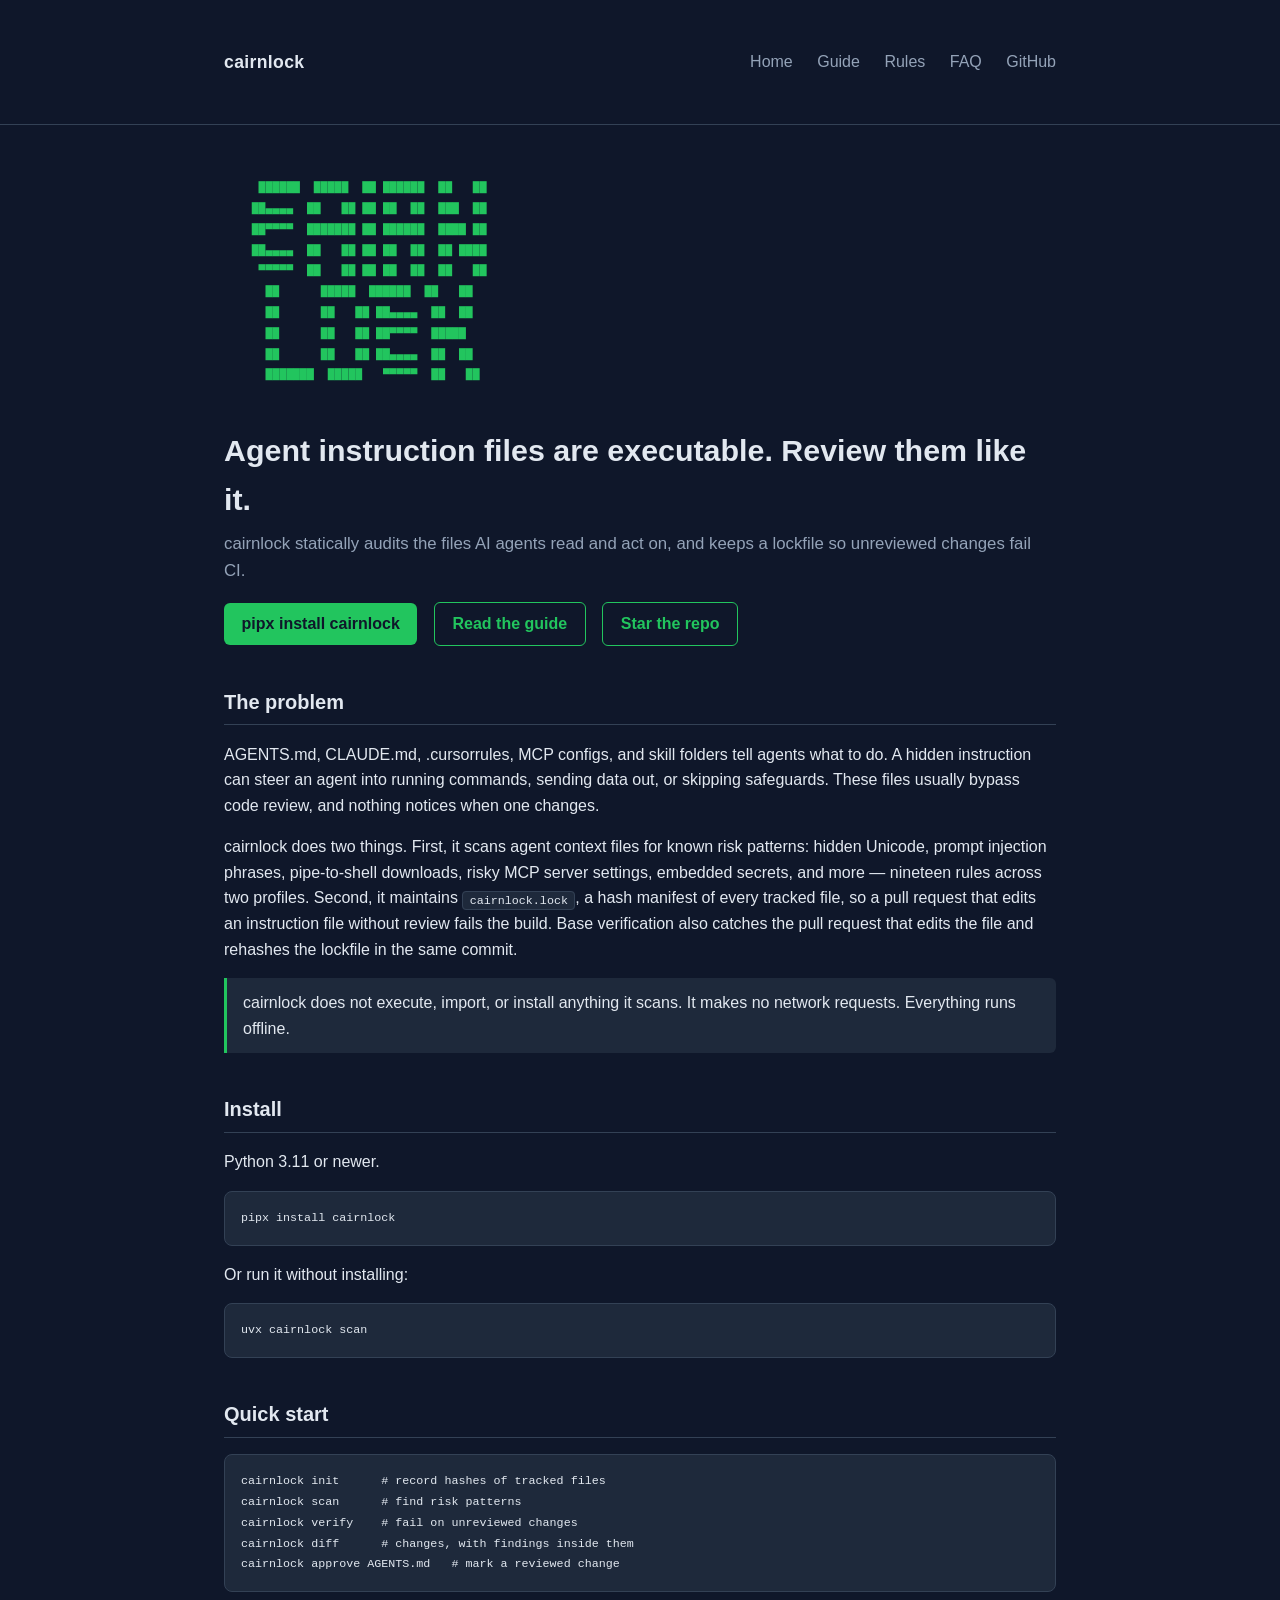
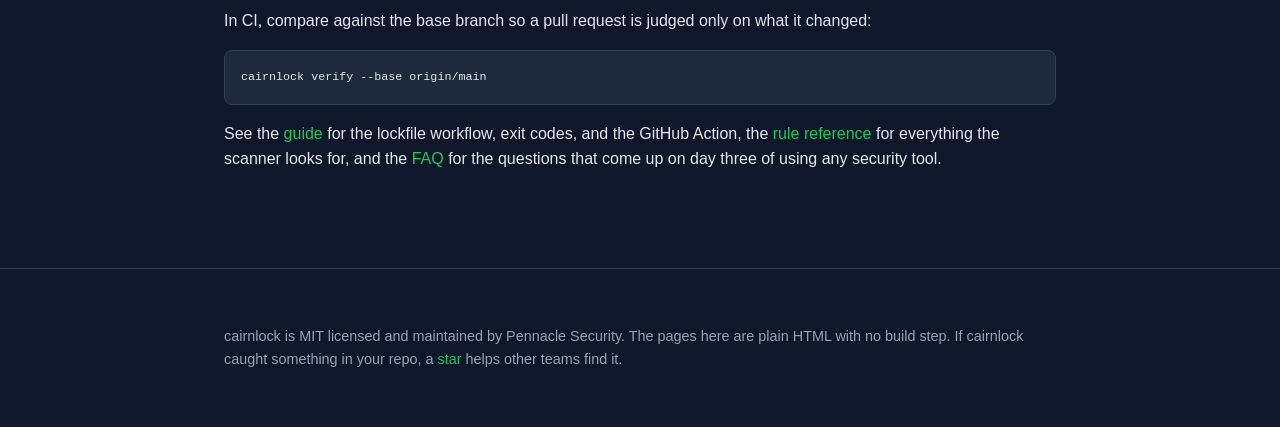
<file: docs/index.html>
<!DOCTYPE html>
<html lang="en">
<head>
<meta charset="UTF-8">
<meta name="viewport" content="width=device-width, initial-scale=1.0">
<title>cairnlock — static analyzer and lockfile for AI-agent context files</title>
<link rel="stylesheet" href="styles.css">
<meta name="description" content="Scan AGENTS.md, CLAUDE.md, MCP configs, and skill folders for prompt injection, hidden Unicode, and risky settings — and keep a lockfile so unreviewed changes fail CI. Offline, MIT, pipx install cairnlock.">
<meta property="og:title" content="cairnlock — static analyzer and lockfile for AI-agent context files">
<meta property="og:description" content="Scan AGENTS.md, CLAUDE.md, MCP configs, and skill folders for prompt injection, hidden Unicode, and risky settings — and keep a lockfile so unreviewed changes fail CI. Offline, MIT, pipx install cairnlock.">
<meta property="og:type" content="website">
<meta property="og:url" content="https://pennacle-security.github.io/cairnlock/index.html">
<meta name="twitter:card" content="summary">
<meta name="twitter:title" content="cairnlock — static analyzer and lockfile for AI-agent context files">
<meta name="twitter:description" content="Scan AGENTS.md, CLAUDE.md, MCP configs, and skill folders for prompt injection, hidden Unicode, and risky settings — and keep a lockfile so unreviewed changes fail CI. Offline, MIT, pipx install cairnlock.">
</head>
<body>
<header>
  <div class="wrap">
    <span class="brand">cairnlock</span>
    <nav>
      <a href="index.html">Home</a>
      <a href="guide.html">Guide</a>
      <a href="rules.html">Rules</a>
      <a href="faq.html">FAQ</a>
      <a href="https://github.com/pennacle-security/cairnlock">GitHub</a>
    </nav>
  </div>
</header>

<div class="wrap">
  <pre class="ascii"><code>     ██████  █████  ██ ██████  ██   ██
    ██▄▄▄▄  ██   ██ ██ ██  ██  ███  ██
    ██▀▀▀▀  ███████ ██ ██████  ████ ██
    ██▄▄▄▄  ██   ██ ██ ██  ██  ██ ████
     ▀▀▀▀▀  ██   ██ ██ ██  ██  ██   ██
      ██      █████  ██████  ██   ██
      ██      ██   ██ ██▄▄▄▄  ██  ██
      ██      ██   ██ ██▀▀▀▀  █████
      ██      ██   ██ ██▄▄▄▄  ██  ██
      ███████  █████   ▀▀▀▀▀  ██   ██</code></pre>

  <h1>Agent instruction files are executable. Review them like it.</h1>
  <p class="lede">cairnlock statically audits the files AI agents read and act
  on, and keeps a lockfile so unreviewed changes fail CI.</p>

  <p>
    <a class="cta" href="https://pypi.org/project/cairnlock/">pipx install cairnlock</a>
    <a class="cta ghost" href="guide.html">Read the guide</a>
    <a class="cta ghost" href="https://github.com/pennacle-security/cairnlock/stargazers">Star the repo</a>
  </p>

  <h2>The problem</h2>
  <p>AGENTS.md, CLAUDE.md, .cursorrules, MCP configs, and skill folders tell
  agents what to do. A hidden instruction can steer an agent into running
  commands, sending data out, or skipping safeguards. These files usually
  bypass code review, and nothing notices when one changes.</p>
  <p>cairnlock does two things. First, it scans agent context files for known
  risk patterns: hidden Unicode, prompt injection phrases, pipe-to-shell
  downloads, risky MCP server settings, embedded secrets, and more — nineteen
  rules across two profiles. Second, it maintains <code>cairnlock.lock</code>,
  a hash manifest of every tracked file, so a pull request that edits an
  instruction file without review fails the build. Base verification also
  catches the pull request that edits the file and rehashes the lockfile in
  the same commit.</p>

  <div class="note">
    cairnlock does not execute, import, or install anything it scans. It makes
    no network requests. Everything runs offline.
  </div>

  <h2>Install</h2>
  <p>Python 3.11 or newer.</p>
  <pre><code>pipx install cairnlock</code></pre>
  <p>Or run it without installing:</p>
  <pre><code>uvx cairnlock scan</code></pre>

  <h2>Quick start</h2>
  <pre><code>cairnlock init      # record hashes of tracked files
cairnlock scan      # find risk patterns
cairnlock verify    # fail on unreviewed changes
cairnlock diff      # changes, with findings inside them
cairnlock approve AGENTS.md   # mark a reviewed change</code></pre>

  <p>In CI, compare against the base branch so a pull request is judged only
  on what it changed:</p>
  <pre><code>cairnlock verify --base origin/main</code></pre>
  <p>See the <a href="guide.html">guide</a> for the lockfile workflow, exit
  codes, and the GitHub Action, the <a href="rules.html">rule
  reference</a> for everything the scanner looks for, and the
  <a href="faq.html">FAQ</a> for the questions that come up on day three of
  using any security tool.</p>
</div>

<footer>
  <div class="wrap">
    cairnlock is MIT licensed and maintained by Pennacle Security.
    The pages here are plain HTML with no build step.
    If cairnlock caught something in your repo, a
    <a href="https://github.com/pennacle-security/cairnlock/stargazers">star</a>
    helps other teams find it.
  </div>
</footer>
</body>
</html>
</file>
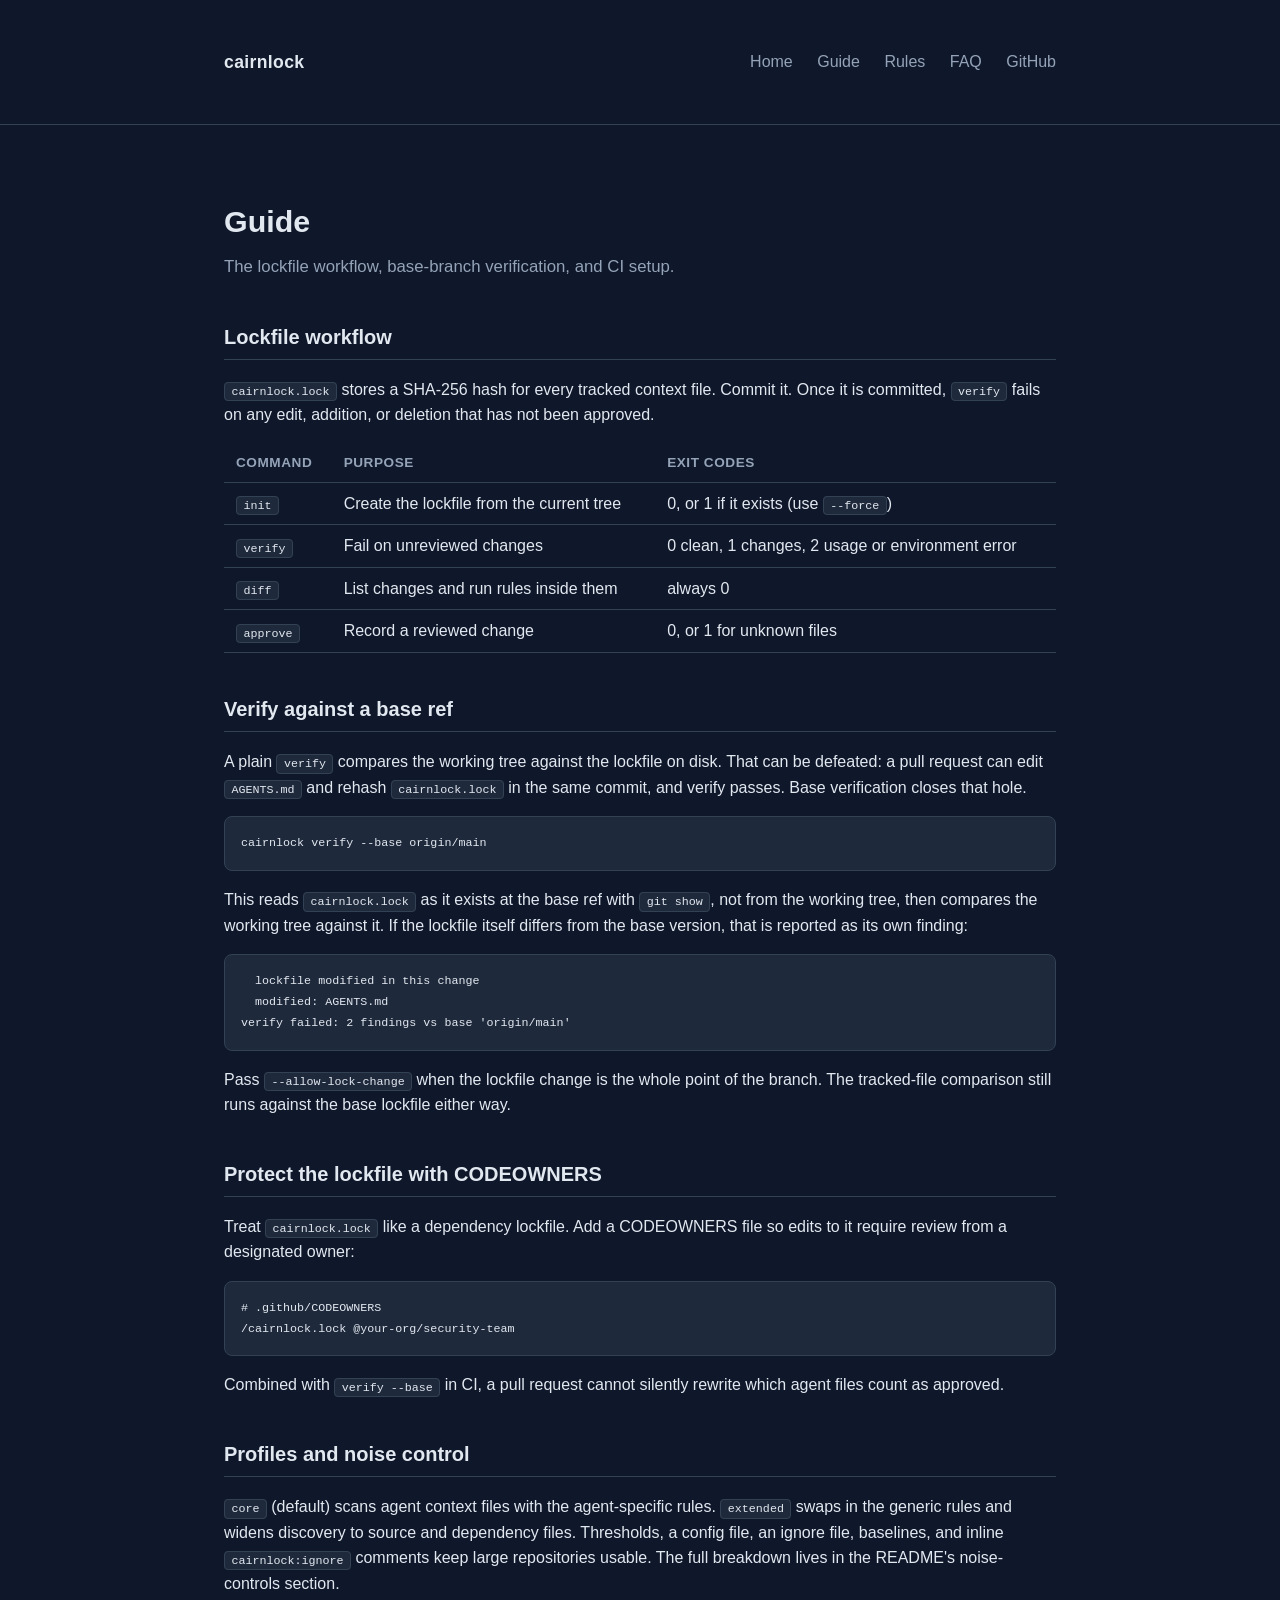
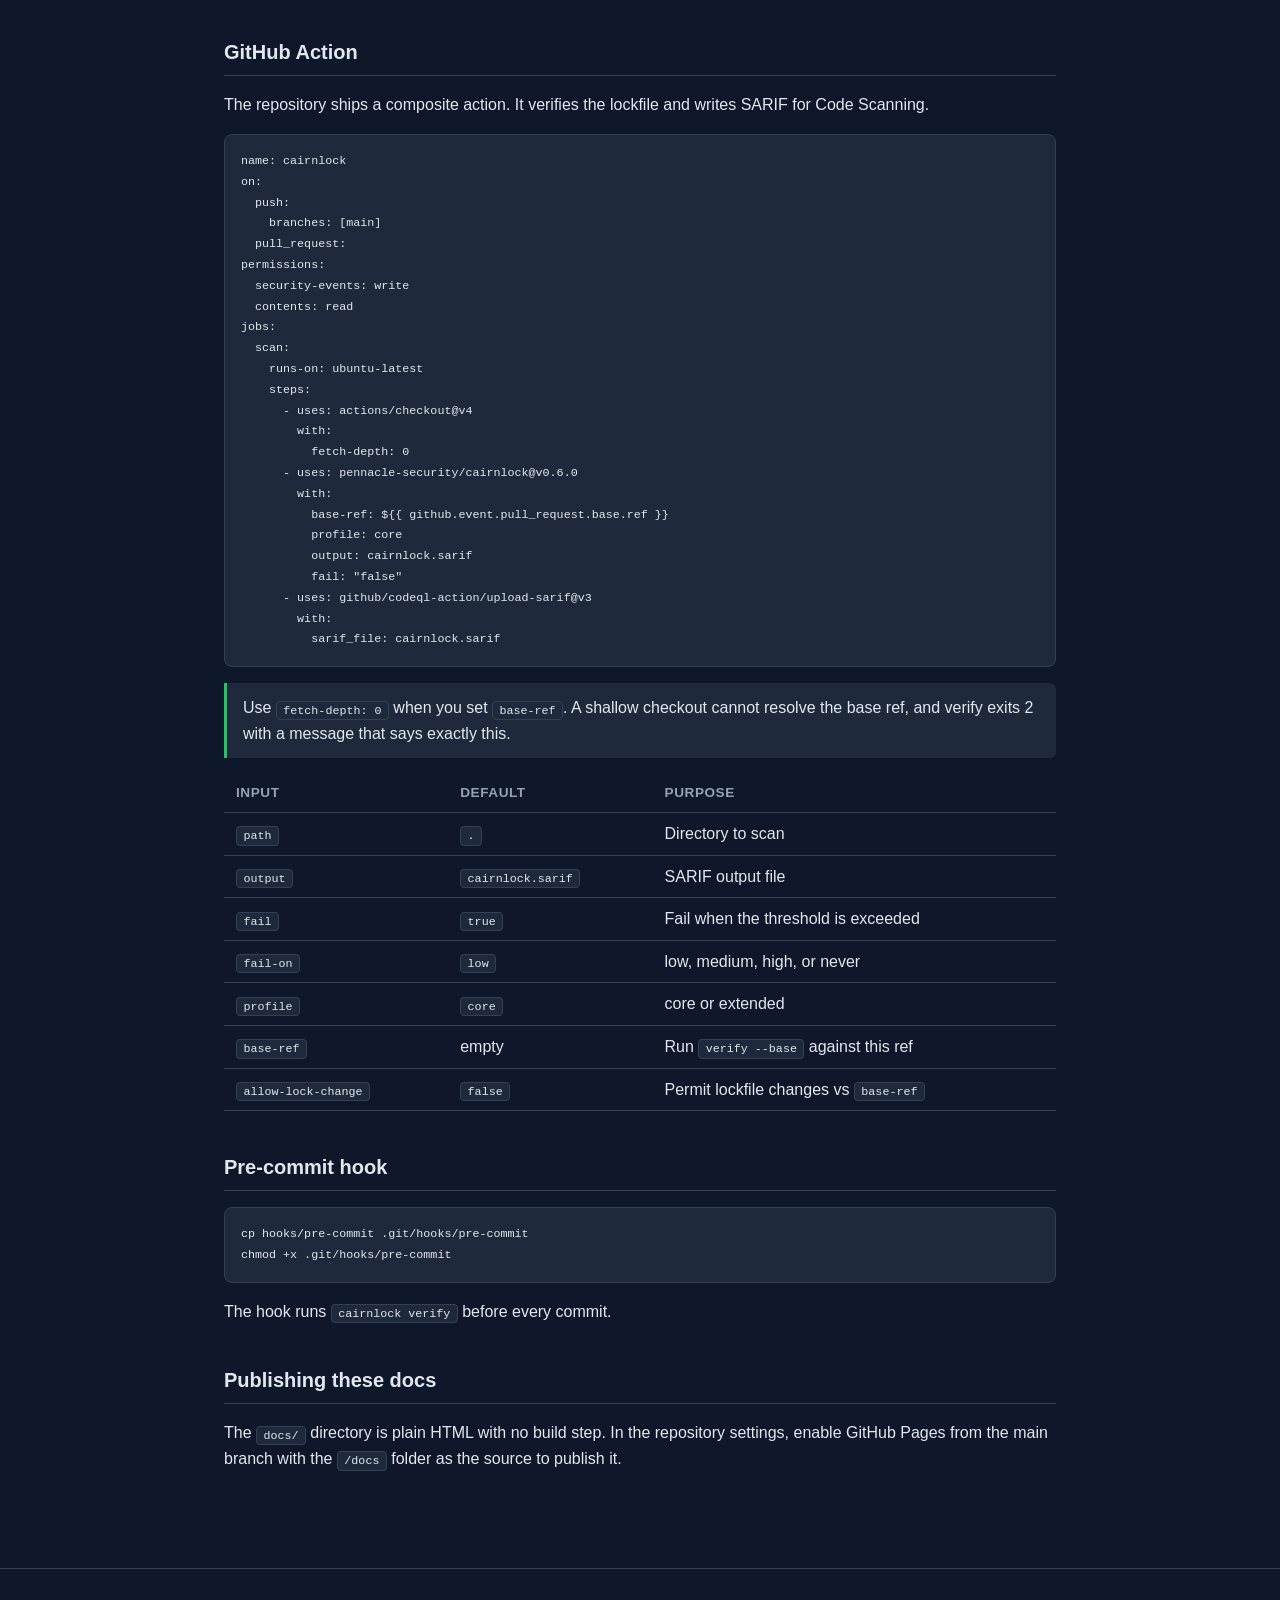
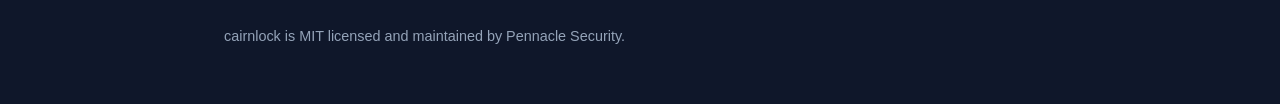
<file: docs/guide.html>
<!DOCTYPE html>
<html lang="en">
<head>
<meta charset="UTF-8">
<meta name="viewport" content="width=device-width, initial-scale=1.0">
<title>cairnlock — guide</title>
<link rel="stylesheet" href="styles.css">
<meta name="description" content="The cairnlock lockfile workflow, base-branch verification, CODEOWNERS protection, and the GitHub Action with SARIF upload.">
<meta property="og:title" content="cairnlock — guide">
<meta property="og:description" content="The cairnlock lockfile workflow, base-branch verification, CODEOWNERS protection, and the GitHub Action with SARIF upload.">
<meta property="og:type" content="website">
<meta property="og:url" content="https://pennacle-security.github.io/cairnlock/guide.html">
<meta name="twitter:card" content="summary">
<meta name="twitter:title" content="cairnlock — guide">
<meta name="twitter:description" content="The cairnlock lockfile workflow, base-branch verification, CODEOWNERS protection, and the GitHub Action with SARIF upload.">
</head>
<body>
<header>
  <div class="wrap">
    <span class="brand">cairnlock</span>
    <nav>
      <a href="index.html">Home</a>
      <a href="guide.html">Guide</a>
      <a href="rules.html">Rules</a>
      <a href="faq.html">FAQ</a>
      <a href="https://github.com/pennacle-security/cairnlock">GitHub</a>
    </nav>
  </div>
</header>

<div class="wrap">
  <h1>Guide</h1>
  <p class="lede">The lockfile workflow, base-branch verification, and CI setup.</p>

  <h2>Lockfile workflow</h2>
  <p><code>cairnlock.lock</code> stores a SHA-256 hash for every tracked
  context file. Commit it. Once it is committed, <code>verify</code> fails on
  any edit, addition, or deletion that has not been approved.</p>
  <table>
    <tr><th>Command</th><th>Purpose</th><th>Exit codes</th></tr>
    <tr><td><code>init</code></td><td>Create the lockfile from the current tree</td><td>0, or 1 if it exists (use <code>--force</code>)</td></tr>
    <tr><td><code>verify</code></td><td>Fail on unreviewed changes</td><td>0 clean, 1 changes, 2 usage or environment error</td></tr>
    <tr><td><code>diff</code></td><td>List changes and run rules inside them</td><td>always 0</td></tr>
    <tr><td><code>approve <file></code></td><td>Record a reviewed change</td><td>0, or 1 for unknown files</td></tr>
  </table>

  <h2>Verify against a base ref</h2>
  <p>A plain <code>verify</code> compares the working tree against the
  lockfile on disk. That can be defeated: a pull request can edit
  <code>AGENTS.md</code> and rehash <code>cairnlock.lock</code> in the same
  commit, and verify passes. Base verification closes that hole.</p>
  <pre><code>cairnlock verify --base origin/main</code></pre>
  <p>This reads <code>cairnlock.lock</code> as it exists at the base ref with
  <code>git show</code>, not from the working tree, then compares the working
  tree against it. If the lockfile itself differs from the base version, that
  is reported as its own finding:</p>
  <pre><code>  lockfile modified in this change
  modified: AGENTS.md
verify failed: 2 findings vs base 'origin/main'</code></pre>
  <p>Pass <code>--allow-lock-change</code> when the lockfile change is the
  whole point of the branch. The tracked-file comparison still runs against
  the base lockfile either way.</p>

  <h2>Protect the lockfile with CODEOWNERS</h2>
  <p>Treat <code>cairnlock.lock</code> like a dependency lockfile. Add a
  CODEOWNERS file so edits to it require review from a designated owner:</p>
  <pre><code># .github/CODEOWNERS
/cairnlock.lock @your-org/security-team</code></pre>
  <p>Combined with <code>verify --base</code> in CI, a pull request cannot
  silently rewrite which agent files count as approved.</p>

  <h2>Profiles and noise control</h2>
  <p><code>core</code> (default) scans agent context files with the
  agent-specific rules. <code>extended</code> swaps in the generic rules and
  widens discovery to source and dependency files. Thresholds, a config
  file, an ignore file, baselines, and inline
  <code>cairnlock:ignore</code> comments keep large repositories usable.
  The full breakdown lives in the README's noise-controls section.</p>

  <h2>GitHub Action</h2>
  <p>The repository ships a composite action. It verifies the lockfile and
  writes SARIF for Code Scanning.</p>
  <pre><code>name: cairnlock
on:
  push:
    branches: [main]
  pull_request:
permissions:
  security-events: write
  contents: read
jobs:
  scan:
    runs-on: ubuntu-latest
    steps:
      - uses: actions/checkout@v4
        with:
          fetch-depth: 0
      - uses: pennacle-security/cairnlock@v0.6.0
        with:
          base-ref: ${{ github.event.pull_request.base.ref }}
          profile: core
          output: cairnlock.sarif
          fail: "false"
      - uses: github/codeql-action/upload-sarif@v3
        with:
          sarif_file: cairnlock.sarif
</code></pre>
  <div class="note">
    Use <code>fetch-depth: 0</code> when you set <code>base-ref</code>. A
    shallow checkout cannot resolve the base ref, and verify exits 2 with a
    message that says exactly this.
  </div>
  <table>
    <tr><th>Input</th><th>Default</th><th>Purpose</th></tr>
    <tr><td><code>path</code></td><td><code>.</code></td><td>Directory to scan</td></tr>
    <tr><td><code>output</code></td><td><code>cairnlock.sarif</code></td><td>SARIF output file</td></tr>
    <tr><td><code>fail</code></td><td><code>true</code></td><td>Fail when the threshold is exceeded</td></tr>
    <tr><td><code>fail-on</code></td><td><code>low</code></td><td>low, medium, high, or never</td></tr>
    <tr><td><code>profile</code></td><td><code>core</code></td><td>core or extended</td></tr>
    <tr><td><code>base-ref</code></td><td>empty</td><td>Run <code>verify --base</code> against this ref</td></tr>
    <tr><td><code>allow-lock-change</code></td><td><code>false</code></td><td>Permit lockfile changes vs <code>base-ref</code></td></tr>
  </table>

  <h2>Pre-commit hook</h2>
  <pre><code>cp hooks/pre-commit .git/hooks/pre-commit
chmod +x .git/hooks/pre-commit</code></pre>
  <p>The hook runs <code>cairnlock verify</code> before every commit.</p>

  <h2>Publishing these docs</h2>
  <p>The <code>docs/</code> directory is plain HTML with no build step. In the
  repository settings, enable GitHub Pages from the main branch with the
  <code>/docs</code> folder as the source to publish it.</p>
</div>

<footer>
  <div class="wrap">
    cairnlock is MIT licensed and maintained by Pennacle Security.
  </div>
</footer>
</body>
</html>
</file>
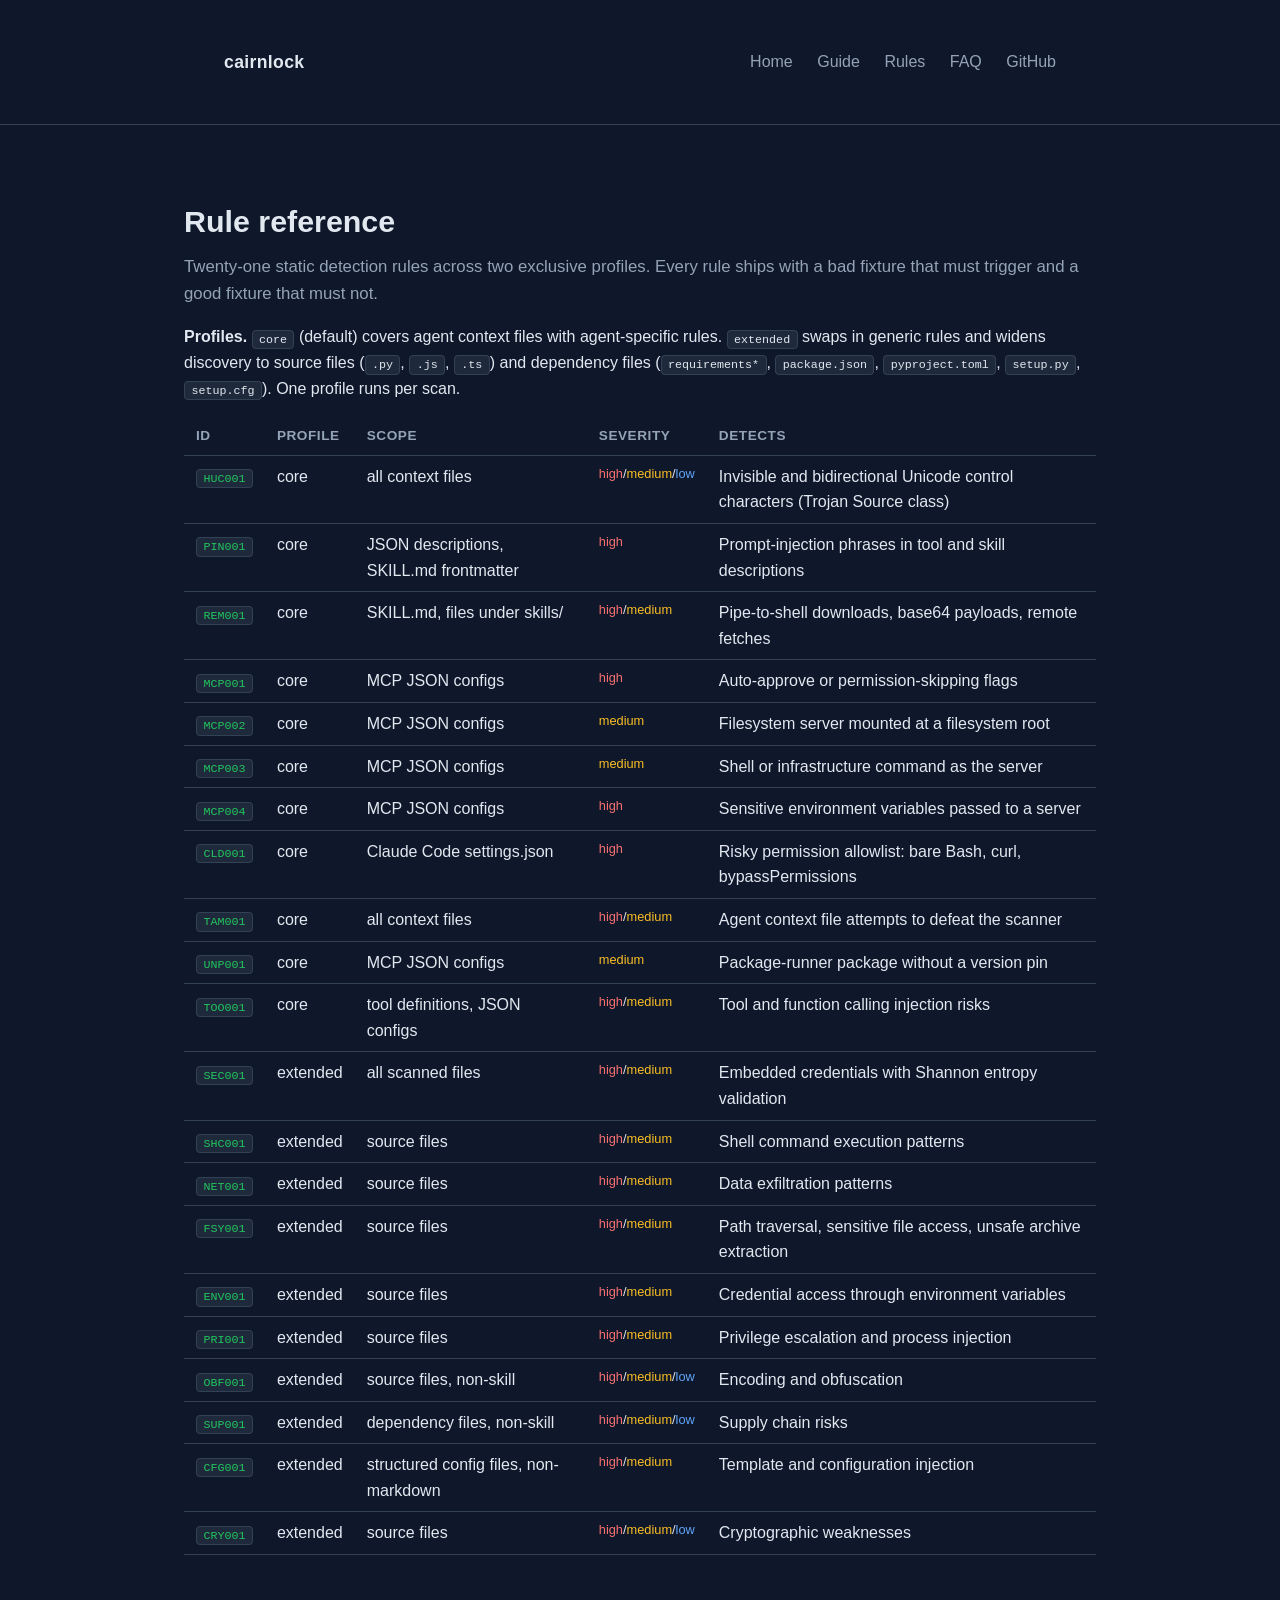
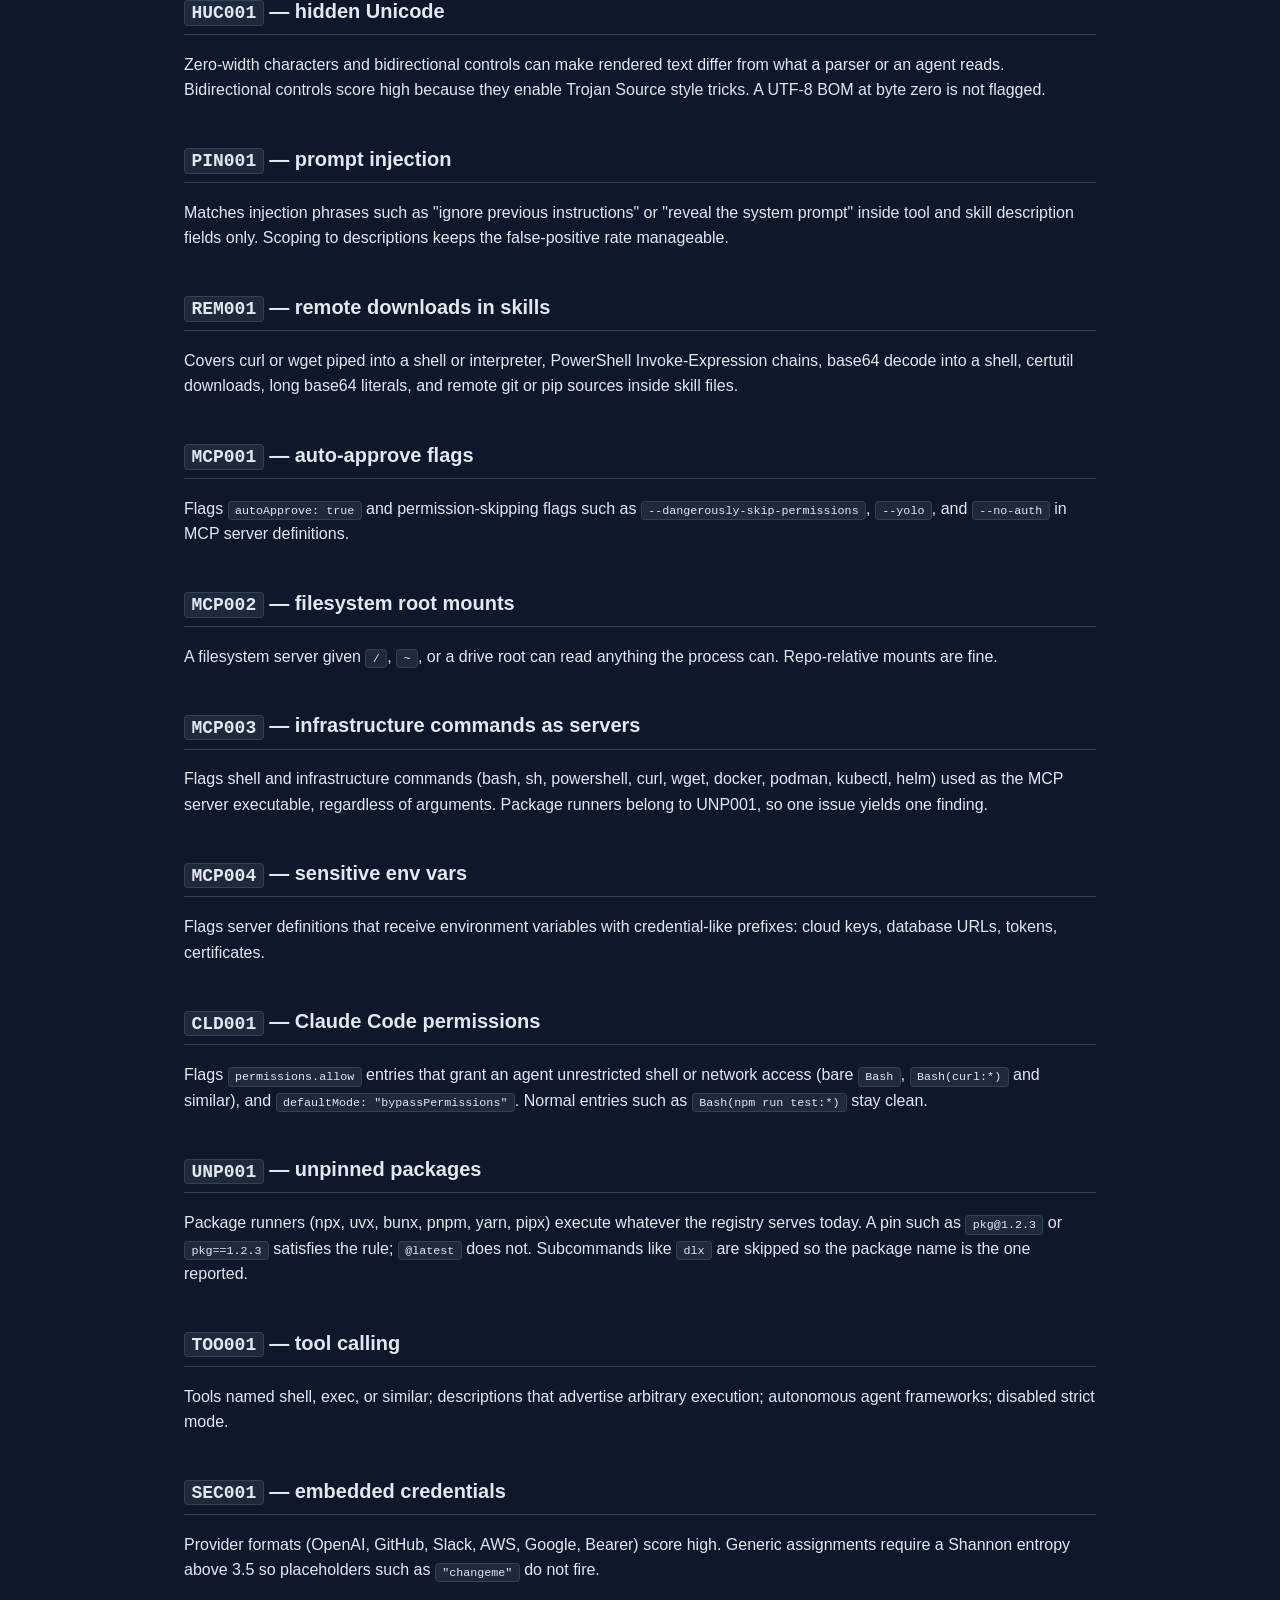
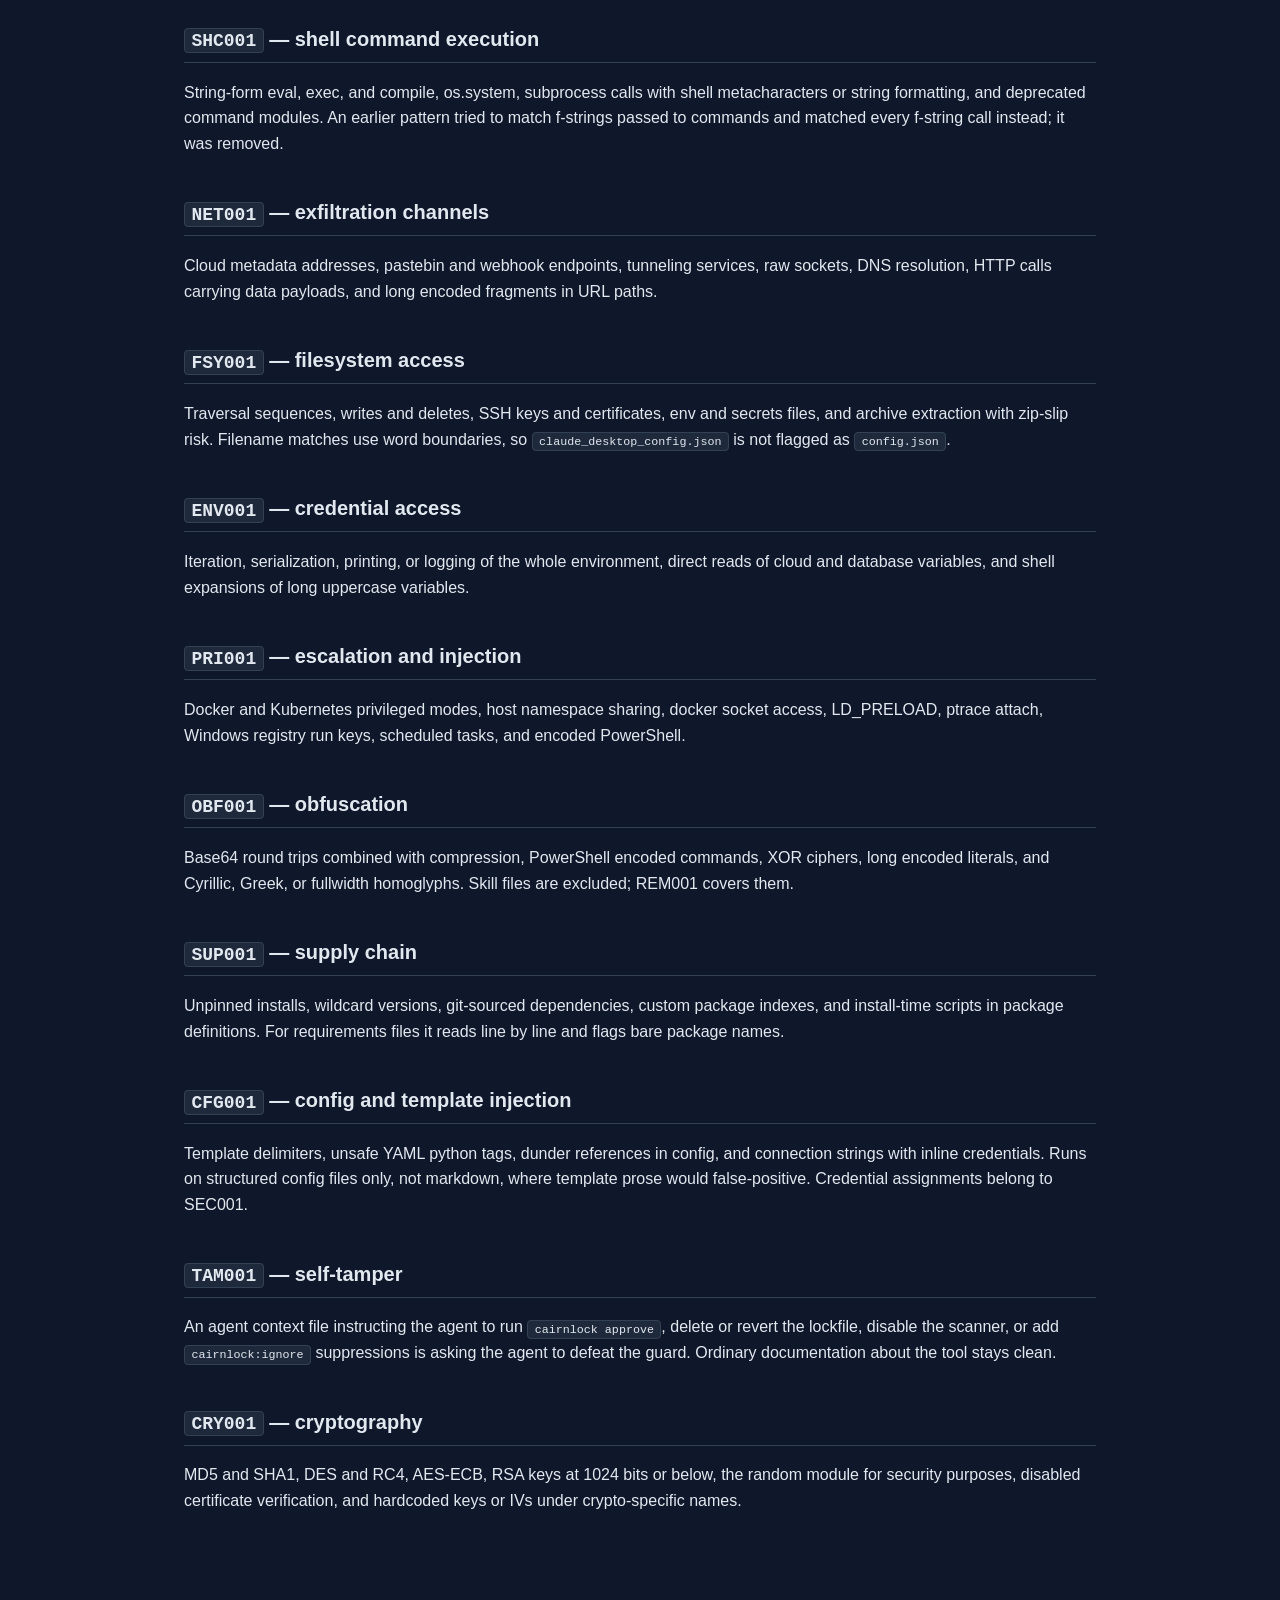
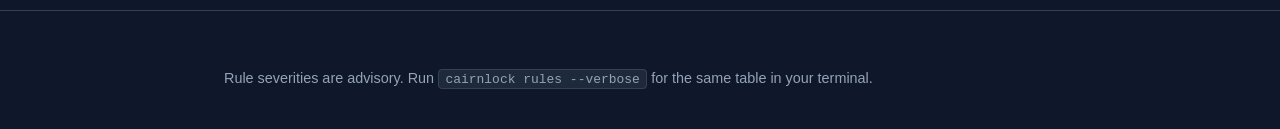
<file: docs/rules.html>
<!DOCTYPE html>
<html lang="en">
<head>
<meta charset="UTF-8">
<meta name="viewport" content="width=device-width, initial-scale=1.0">
<title>cairnlock — rule reference</title>
<link rel="stylesheet" href="styles.css">
<meta name="description" content="All 20 cairnlock detection rules across the core and extended profiles: prompt injection, hidden Unicode, MCP server risks, secrets, shell execution, supply chain.">
<meta property="og:title" content="cairnlock — rule reference">
<meta property="og:description" content="All 20 cairnlock detection rules across the core and extended profiles: prompt injection, hidden Unicode, MCP server risks, secrets, shell execution, supply chain.">
<meta property="og:type" content="website">
<meta property="og:url" content="https://pennacle-security.github.io/cairnlock/rules.html">
<meta name="twitter:card" content="summary">
<meta name="twitter:title" content="cairnlock — rule reference">
<meta name="twitter:description" content="All 20 cairnlock detection rules across the core and extended profiles: prompt injection, hidden Unicode, MCP server risks, secrets, shell execution, supply chain.">
</head>
<body>
<header>
  <div class="wrap">
    <span class="brand">cairnlock</span>
    <nav>
      <a href="index.html">Home</a>
      <a href="guide.html">Guide</a>
      <a href="rules.html">Rules</a>
      <a href="faq.html">FAQ</a>
      <a href="https://github.com/pennacle-security/cairnlock">GitHub</a>
    </nav>
  </div>
</header>

<div class="wrap wide">
  <h1>Rule reference</h1>
  <p class="lede">Twenty-one static detection rules across two exclusive profiles.
  Every rule ships with a bad fixture that must trigger and a good fixture
  that must not.</p>

  <p><strong>Profiles.</strong> <code>core</code> (default) covers agent
  context files with agent-specific rules. <code>extended</code> swaps in
  generic rules and widens discovery to source files (<code>.py</code>,
  <code>.js</code>, <code>.ts</code>) and dependency files
  (<code>requirements*</code>, <code>package.json</code>,
  <code>pyproject.toml</code>, <code>setup.py</code>,
  <code>setup.cfg</code>). One profile runs per scan.</p>

  <table>
    <tr><th>ID</th><th>Profile</th><th>Scope</th><th>Severity</th><th>Detects</th></tr>
    <tr><td><a href="#huc001"><code>HUC001</code></a></td><td>core</td><td>all context files</td><td class="sev"><span class="high">high</span>/<span class="medium">medium</span>/<span class="low">low</span></td><td>Invisible and bidirectional Unicode control characters (Trojan Source class)</td></tr>
    <tr><td><a href="#pin001"><code>PIN001</code></a></td><td>core</td><td>JSON descriptions, SKILL.md frontmatter</td><td class="sev"><span class="high">high</span></td><td>Prompt-injection phrases in tool and skill descriptions</td></tr>
    <tr><td><a href="#rem001"><code>REM001</code></a></td><td>core</td><td>SKILL.md, files under skills/</td><td class="sev"><span class="high">high</span>/<span class="medium">medium</span></td><td>Pipe-to-shell downloads, base64 payloads, remote fetches</td></tr>
    <tr><td><a href="#mcp001"><code>MCP001</code></a></td><td>core</td><td>MCP JSON configs</td><td class="sev"><span class="high">high</span></td><td>Auto-approve or permission-skipping flags</td></tr>
    <tr><td><a href="#mcp002"><code>MCP002</code></a></td><td>core</td><td>MCP JSON configs</td><td class="sev"><span class="medium">medium</span></td><td>Filesystem server mounted at a filesystem root</td></tr>
    <tr><td><a href="#mcp003"><code>MCP003</code></a></td><td>core</td><td>MCP JSON configs</td><td class="sev"><span class="medium">medium</span></td><td>Shell or infrastructure command as the server</td></tr>
    <tr><td><a href="#mcp004"><code>MCP004</code></a></td><td>core</td><td>MCP JSON configs</td><td class="sev"><span class="high">high</span></td><td>Sensitive environment variables passed to a server</td></tr>
    <tr><td><a href="#cld001"><code>CLD001</code></a></td><td>core</td><td>Claude Code settings.json</td><td class="sev"><span class="high">high</span></td><td>Risky permission allowlist: bare Bash, curl, bypassPermissions</td></tr>
    <tr><td><a href="#tam001"><code>TAM001</code></a></td><td>core</td><td>all context files</td><td class="sev"><span class="high">high</span>/<span class="medium">medium</span></td><td>Agent context file attempts to defeat the scanner</td></tr>
    <tr><td><a href="#unp001"><code>UNP001</code></a></td><td>core</td><td>MCP JSON configs</td><td class="sev"><span class="medium">medium</span></td><td>Package-runner package without a version pin</td></tr>
    <tr><td><a href="#too001"><code>TOO001</code></a></td><td>core</td><td>tool definitions, JSON configs</td><td class="sev"><span class="high">high</span>/<span class="medium">medium</span></td><td>Tool and function calling injection risks</td></tr>
    <tr><td><a href="#sec001"><code>SEC001</code></a></td><td>extended</td><td>all scanned files</td><td class="sev"><span class="high">high</span>/<span class="medium">medium</span></td><td>Embedded credentials with Shannon entropy validation</td></tr>
    <tr><td><a href="#shc001"><code>SHC001</code></a></td><td>extended</td><td>source files</td><td class="sev"><span class="high">high</span>/<span class="medium">medium</span></td><td>Shell command execution patterns</td></tr>
    <tr><td><a href="#net001"><code>NET001</code></a></td><td>extended</td><td>source files</td><td class="sev"><span class="high">high</span>/<span class="medium">medium</span></td><td>Data exfiltration patterns</td></tr>
    <tr><td><a href="#fsy001"><code>FSY001</code></a></td><td>extended</td><td>source files</td><td class="sev"><span class="high">high</span>/<span class="medium">medium</span></td><td>Path traversal, sensitive file access, unsafe archive extraction</td></tr>
    <tr><td><a href="#env001"><code>ENV001</code></a></td><td>extended</td><td>source files</td><td class="sev"><span class="high">high</span>/<span class="medium">medium</span></td><td>Credential access through environment variables</td></tr>
    <tr><td><a href="#pri001"><code>PRI001</code></a></td><td>extended</td><td>source files</td><td class="sev"><span class="high">high</span>/<span class="medium">medium</span></td><td>Privilege escalation and process injection</td></tr>
    <tr><td><a href="#obf001"><code>OBF001</code></a></td><td>extended</td><td>source files, non-skill</td><td class="sev"><span class="high">high</span>/<span class="medium">medium</span>/<span class="low">low</span></td><td>Encoding and obfuscation</td></tr>
    <tr><td><a href="#sup001"><code>SUP001</code></a></td><td>extended</td><td>dependency files, non-skill</td><td class="sev"><span class="high">high</span>/<span class="medium">medium</span>/<span class="low">low</span></td><td>Supply chain risks</td></tr>
    <tr><td><a href="#cfg001"><code>CFG001</code></a></td><td>extended</td><td>structured config files, non-markdown</td><td class="sev"><span class="high">high</span>/<span class="medium">medium</span></td><td>Template and configuration injection</td></tr>
    <tr><td><a href="#cry001"><code>CRY001</code></a></td><td>extended</td><td>source files</td><td class="sev"><span class="high">high</span>/<span class="medium">medium</span>/<span class="low">low</span></td><td>Cryptographic weaknesses</td></tr>
  </table>

  <h2 id="huc001"><code>HUC001</code> — hidden Unicode</h2>
  <p>Zero-width characters and bidirectional controls can make rendered text
  differ from what a parser or an agent reads. Bidirectional controls score
  high because they enable Trojan Source style tricks. A UTF-8 BOM at byte
  zero is not flagged.</p>

  <h2 id="pin001"><code>PIN001</code> — prompt injection</h2>
  <p>Matches injection phrases such as "ignore previous instructions" or
  "reveal the system prompt" inside tool and skill description fields only.
  Scoping to descriptions keeps the false-positive rate manageable.</p>

  <h2 id="rem001"><code>REM001</code> — remote downloads in skills</h2>
  <p>Covers curl or wget piped into a shell or interpreter, PowerShell
  Invoke-Expression chains, base64 decode into a shell, certutil downloads,
  long base64 literals, and remote git or pip sources inside skill files.</p>

  <h2 id="mcp001"><code>MCP001</code> — auto-approve flags</h2>
  <p>Flags <code>autoApprove: true</code> and permission-skipping flags such
  as <code>--dangerously-skip-permissions</code>, <code>--yolo</code>, and
  <code>--no-auth</code> in MCP server definitions.</p>

  <h2 id="mcp002"><code>MCP002</code> — filesystem root mounts</h2>
  <p>A filesystem server given <code>/</code>, <code>~</code>, or a drive root
  can read anything the process can. Repo-relative mounts are fine.</p>

  <h2 id="mcp003"><code>MCP003</code> — infrastructure commands as servers</h2>
  <p>Flags shell and infrastructure commands (bash, sh, powershell, curl,
  wget, docker, podman, kubectl, helm) used as the MCP server executable,
  regardless of arguments. Package runners belong to UNP001, so one issue
  yields one finding.</p>

  <h2 id="mcp004"><code>MCP004</code> — sensitive env vars</h2>
  <p>Flags server definitions that receive environment variables with
  credential-like prefixes: cloud keys, database URLs, tokens, certificates.</p>

  <h2 id="cld001"><code>CLD001</code> — Claude Code permissions</h2>
  <p>Flags <code>permissions.allow</code> entries that grant an agent
  unrestricted shell or network access (bare <code>Bash</code>,
  <code>Bash(curl:*)</code> and similar), and
  <code>defaultMode: "bypassPermissions"</code>. Normal entries such as
  <code>Bash(npm run test:*)</code> stay clean.</p>

  <h2 id="unp001"><code>UNP001</code> — unpinned packages</h2>
  <p>Package runners (npx, uvx, bunx, pnpm, yarn, pipx) execute whatever the
  registry serves today. A pin such as <code>pkg@1.2.3</code> or
  <code>pkg==1.2.3</code> satisfies the rule; <code>@latest</code> does not.
  Subcommands like <code>dlx</code> are skipped so the package name is the
  one reported.</p>

  <h2 id="too001"><code>TOO001</code> — tool calling</h2>
  <p>Tools named shell, exec, or similar; descriptions that advertise
  arbitrary execution; autonomous agent frameworks; disabled strict mode.</p>

  <h2 id="sec001"><code>SEC001</code> — embedded credentials</h2>
  <p>Provider formats (OpenAI, GitHub, Slack, AWS, Google, Bearer) score
  high. Generic assignments require a Shannon entropy above 3.5 so
  placeholders such as <code>"changeme"</code> do not fire.</p>

  <h2 id="shc001"><code>SHC001</code> — shell command execution</h2>
  <p>String-form eval, exec, and compile, os.system, subprocess calls with
  shell metacharacters or string formatting, and deprecated command
  modules. An earlier pattern tried to match f-strings passed to commands
  and matched every f-string call instead; it was removed.</p>

  <h2 id="net001"><code>NET001</code> — exfiltration channels</h2>
  <p>Cloud metadata addresses, pastebin and webhook endpoints, tunneling
  services, raw sockets, DNS resolution, HTTP calls carrying data payloads,
  and long encoded fragments in URL paths.</p>

  <h2 id="fsy001"><code>FSY001</code> — filesystem access</h2>
  <p>Traversal sequences, writes and deletes, SSH keys and certificates, env
  and secrets files, and archive extraction with zip-slip risk. Filename
  matches use word boundaries, so <code>claude_desktop_config.json</code> is
  not flagged as <code>config.json</code>.</p>

  <h2 id="env001"><code>ENV001</code> — credential access</h2>
  <p>Iteration, serialization, printing, or logging of the whole environment,
  direct reads of cloud and database variables, and shell expansions of long
  uppercase variables.</p>

  <h2 id="pri001"><code>PRI001</code> — escalation and injection</h2>
  <p>Docker and Kubernetes privileged modes, host namespace sharing, docker
  socket access, LD_PRELOAD, ptrace attach, Windows registry run keys,
  scheduled tasks, and encoded PowerShell.</p>

  <h2 id="obf001"><code>OBF001</code> — obfuscation</h2>
  <p>Base64 round trips combined with compression, PowerShell encoded
  commands, XOR ciphers, long encoded literals, and Cyrillic, Greek, or
  fullwidth homoglyphs. Skill files are excluded; REM001 covers them.</p>

  <h2 id="sup001"><code>SUP001</code> — supply chain</h2>
  <p>Unpinned installs, wildcard versions, git-sourced dependencies, custom
  package indexes, and install-time scripts in package definitions. For
  requirements files it reads line by line and flags bare package names.</p>

  <h2 id="cfg001"><code>CFG001</code> — config and template injection</h2>
  <p>Template delimiters, unsafe YAML python tags, dunder references in
  config, and connection strings with inline credentials. Runs on structured
  config files only, not markdown, where template prose would
  false-positive. Credential assignments belong to SEC001.</p>

  <h2 id="tam001"><code>TAM001</code> — self-tamper</h2>
  <p>An agent context file instructing the agent to run <code>cairnlock
  approve</code>, delete or revert the lockfile, disable the scanner, or
  add <code>cairnlock:ignore</code> suppressions is asking the agent to
  defeat the guard. Ordinary documentation about the tool stays
  clean.</p>

  <h2 id="cry001"><code>CRY001</code> — cryptography</h2>
  <p>MD5 and SHA1, DES and RC4, AES-ECB, RSA keys at 1024 bits or below, the
  random module for security purposes, disabled certificate verification, and
  hardcoded keys or IVs under crypto-specific names.</p>
</div>

<footer>
  <div class="wrap">
    Rule severities are advisory. Run <code>cairnlock rules --verbose</code>
    for the same table in your terminal.
  </div>
</footer>
</body>
</html>
</file>
<file: docs/styles.css>
:root {
  --bg: #0f172a;
  --panel: #1e293b;
  --text: #e2e8f0;
  --muted: #94a3b8;
  --accent: #22c55e;
  --accent-dim: #16a34a;
  --line: #334155;
  --warn: #fbbf24;
}

* { box-sizing: border-box; }

body {
  margin: 0;
  font-family: -apple-system, BlinkMacSystemFont, "Segoe UI", Roboto, sans-serif;
  background: var(--bg);
  color: var(--text);
  line-height: 1.6;
}

a { color: var(--accent); text-decoration: none; }
a:hover { text-decoration: underline; }

.wrap { max-width: 880px; margin: 0 auto; padding: 2rem 1.5rem; }
.wrap.wide { max-width: 960px; }

header { border-bottom: 1px solid var(--line); padding: 1rem 0; }
header .wrap { display: flex; justify-content: space-between; align-items: center; flex-wrap: wrap; gap: 1rem; }
.brand { font-weight: 700; font-size: 1.1rem; letter-spacing: 0.02em; }
nav a { margin-left: 1.25rem; color: var(--muted); }
nav a:hover { color: var(--text); }

h1 { font-size: 1.9rem; margin: 2.5rem 0 0.5rem; }
h2 { font-size: 1.25rem; margin-top: 2.5rem; border-bottom: 1px solid var(--line); padding-bottom: 0.4rem; }
h3 { font-size: 1.05rem; margin-top: 1.75rem; }
p.lede { font-size: 1.05rem; color: var(--muted); margin-top: 0; }

code {
  background: var(--panel);
  border: 1px solid var(--line);
  padding: 0.1rem 0.4rem;
  border-radius: 4px;
  font-size: 0.9em;
}

pre {
  background: var(--panel);
  border: 1px solid var(--line);
  border-radius: 8px;
  padding: 1rem;
  overflow-x: auto;
}
pre code { background: none; border: none; padding: 0; }

pre.ascii { border: none; background: none; padding: 0.5rem 0 0; }
pre.ascii code { color: var(--accent); font-size: 0.72rem; line-height: 1.25; }

table { width: 100%; border-collapse: collapse; margin: 1rem 0; }
th, td { text-align: left; padding: 0.5rem 0.75rem; border-bottom: 1px solid var(--line); vertical-align: top; }
th { color: var(--muted); font-weight: 600; font-size: 0.85rem; text-transform: uppercase; letter-spacing: 0.04em; }

.note {
  background: var(--panel);
  border-left: 3px solid var(--accent);
  padding: 0.75rem 1rem;
  margin: 1rem 0;
  border-radius: 0 6px 6px 0;
}
.warn {
  background: var(--panel);
  border-left: 3px solid var(--warn);
  padding: 0.75rem 1rem;
  margin: 1rem 0;
  border-radius: 0 6px 6px 0;
}

.sev { font-size: 0.8rem; }
.high { color: #f87171; }
.medium { color: #fbbf24; }
.low { color: #60a5fa; }

.cta {
  display: inline-block;
  background: var(--accent);
  color: #0f172a;
  font-weight: 600;
  padding: 0.5rem 1.1rem;
  border-radius: 6px;
  margin-right: 0.75rem;
}
.cta:hover { background: var(--accent-dim); text-decoration: none; }
.cta.ghost { background: transparent; color: var(--accent); border: 1px solid var(--accent); }

footer { border-top: 1px solid var(--line); margin-top: 3rem; padding: 1.5rem 0; color: var(--muted); font-size: 0.9rem; }

dl.faq dt { font-weight: 600; margin-top: 1.5rem; color: var(--text); }
dl.faq dd { margin: 0.25rem 0 0 0; color: var(--muted); }
</file>
